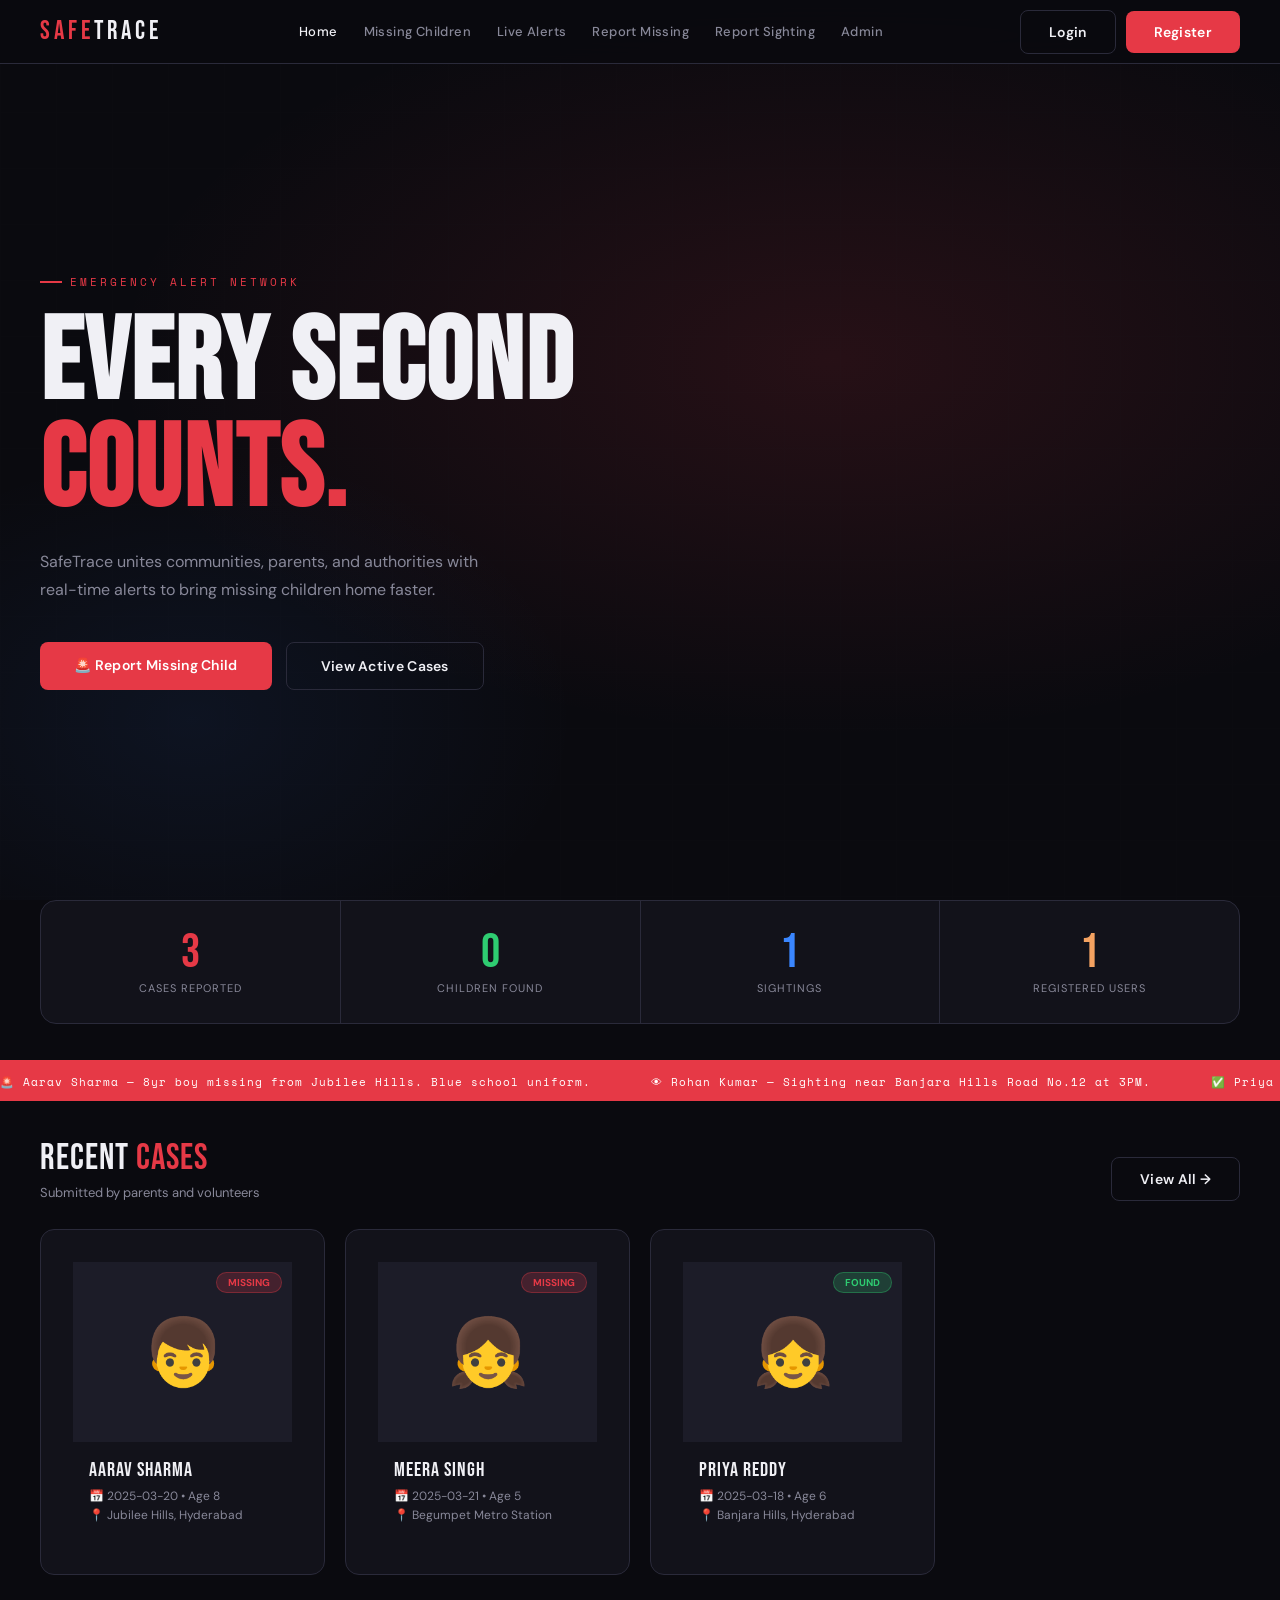
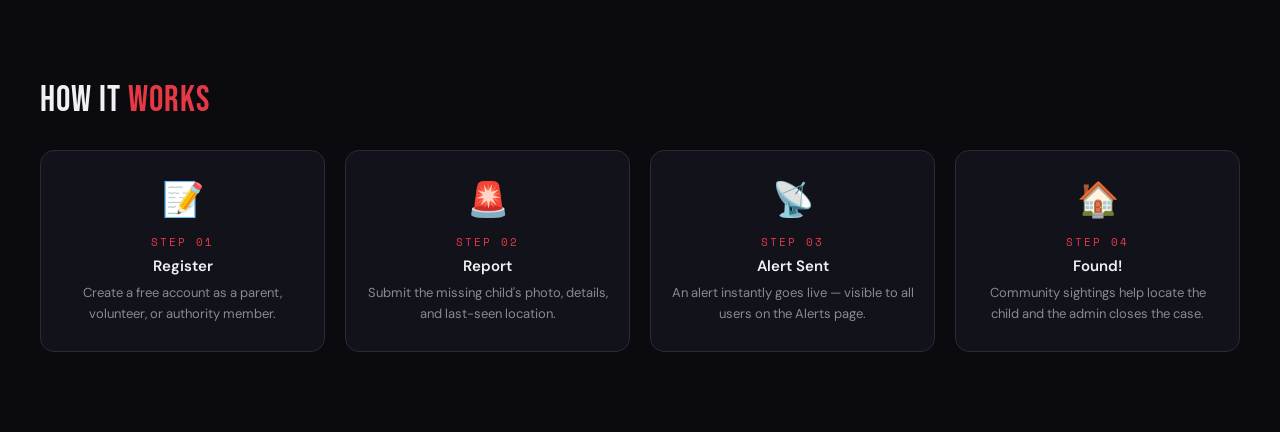
<file: index.html>
<!DOCTYPE html>
<html lang="en">
<head>
<meta charset="UTF-8"><meta name="viewport" content="width=device-width,initial-scale=1.0">
<title>SafeTrace – Home</title>
<link rel="stylesheet" href="style.css">
<style>
  .hero { min-height:100vh; display:flex; align-items:center; padding:64px 40px 0; position:relative; overflow:hidden; }
  .hero-bg { position:absolute; inset:0; pointer-events:none;
    background:radial-gradient(ellipse 80% 60% at 65% 40%,rgba(230,57,70,.13) 0%,transparent 70%),
               radial-gradient(ellipse 50% 50% at 15% 80%,rgba(58,134,255,.08) 0%,transparent 60%); }
  .hero-grid { position:absolute; inset:0; opacity:.035; pointer-events:none;
    background-image:linear-gradient(var(--border) 1px,transparent 1px),
                     linear-gradient(90deg,var(--border) 1px,transparent 1px);
    background-size:56px 56px; }
  .hero-content { position:relative; max-width:680px; }
  .hero-tag { font-family:'Space Mono'; font-size:11px; color:var(--red); letter-spacing:3px;
    text-transform:uppercase; margin-bottom:22px; display:flex; align-items:center; gap:8px; }
  .hero-tag::before { content:''; width:22px; height:2px; background:var(--red); }
  h1 { font-family:'Bebas Neue'; font-size:clamp(60px,10vw,116px); line-height:.92; letter-spacing:2px; margin-bottom:22px; }
  h1 em { color:var(--red); font-style:normal; }
  .hero-sub { font-size:16px; color:var(--muted); line-height:1.75; max-width:460px; margin-bottom:38px; }
  .hero-btns { display:flex; gap:14px; flex-wrap:wrap; }
  .hero-btns .btn { padding:14px 34px; font-size:14px; }

  .stats-row { display:flex; margin:0 40px; border:1px solid var(--border); border-radius:16px;
    overflow:hidden; background:var(--surface); }
  .stat { flex:1; padding:28px 20px; border-right:1px solid var(--border); text-align:center; }
  .stat:last-child { border-right:none; }
  .stat-num { font-family:'Bebas Neue'; font-size:48px; line-height:1; }
  .stat-lbl { font-size:11px; color:var(--muted); letter-spacing:1px; text-transform:uppercase; margin-top:4px; }

  .ticker-bar { background:var(--red); padding:10px 0; overflow:hidden; white-space:nowrap; margin:36px 0; }
  .ticker-inner { display:inline-flex; gap:60px; animation:tick 30s linear infinite; }
  .ticker-inner span { font-family:'Space Mono'; font-size:11px; color:#fff; letter-spacing:1px; }
  @keyframes tick { from{transform:translateX(0)} to{transform:translateX(-50%)} }

  .section { padding:0 40px 80px; }
  .sec-hdr { display:flex; align-items:flex-end; justify-content:space-between; margin-bottom:28px; }
  .sec-title { font-family:'Bebas Neue'; font-size:36px; letter-spacing:1px; }
  .sec-title span { color:var(--red); }
  .grid { display:grid; grid-template-columns:repeat(auto-fill,minmax(270px,1fr)); gap:20px; }
  .card { background:var(--surface); border:1px solid var(--border); border-radius:14px;
    overflow:hidden; transition:transform .25s,box-shadow .25s,border-color .25s;
    cursor:pointer; text-decoration:none; color:inherit; display:block; }
  .card:hover { transform:translateY(-6px); box-shadow:0 20px 50px rgba(0,0,0,.5); border-color:var(--red); }
  .ci { width:100%; height:180px; display:flex; align-items:center; justify-content:center;
    font-size:66px; background:var(--surface2); position:relative; }
  .cs { position:absolute; top:10px; right:10px; padding:3px 11px; border-radius:20px; font-size:10px; font-weight:700; }
  .cs-m { background:rgba(230,57,70,.2); color:var(--red); border:1px solid rgba(230,57,70,.35); }
  .cs-f { background:rgba(46,204,113,.2); color:var(--green); border:1px solid rgba(46,204,113,.35); }
  .cb { padding:16px; }
  .cn { font-family:'Bebas Neue'; font-size:20px; letter-spacing:1px; margin-bottom:6px; }
  .cm { font-size:12px; color:var(--muted); margin-bottom:3px; }

  .how-grid { display:grid; grid-template-columns:repeat(4,1fr); gap:20px; margin-top:24px; }
  .step { background:var(--surface); border:1px solid var(--border); border-radius:14px;
    padding:26px 20px; text-align:center; transition:border-color .2s; }
  .step:hover { border-color:var(--red); }
  .step-ic  { font-size:34px; margin-bottom:12px; }
  .step-num { font-family:'Space Mono'; font-size:11px; color:var(--red); letter-spacing:2px; margin-bottom:6px; }
  .step-t   { font-weight:600; font-size:15px; margin-bottom:7px; }
  .step-d   { font-size:13px; color:var(--muted); line-height:1.6; }

  @media(max-width:768px) {
    .stats-row { flex-direction:column; margin:0 18px; }
    .stat { border-right:none; border-bottom:1px solid var(--border); }
    .stat:last-child { border-bottom:none; }
    .section { padding:0 18px 60px; }
    .how-grid { grid-template-columns:1fr 1fr; }
    .hero { padding:64px 18px 0; }
  }
</style>
</head>
<body>
<nav>
  <a class="nav-logo" href="index.html">Safe<span>Trace</span></a>
  <div class="nav-links">
    <a href="index.html" class="active">Home</a>
    <a href="missing.html">Missing Children</a>
    <a href="alerts.html">Live Alerts</a>
    <a href="report.html">Report Missing</a>
    <a href="sighting.html">Report Sighting</a>
    <a href="admin.html">Admin</a>
  </div>
  <div class="nav-actions" id="navGuest" style="display:flex;gap:10px">
    <a href="login.html" class="btn btn-outline">Login</a>
    <a href="register.html" class="btn btn-primary">Register</a>
  </div>
  <div class="nav-actions" id="navUser" style="display:none;gap:10px;align-items:center">
    <span id="navGreet" style="font-size:13px;color:var(--muted)"></span>
    <button class="btn btn-outline" onclick="doLogout()" style="padding:7px 16px;font-size:12px">Logout</button>
  </div>
</nav>

<div class="hero">
  <div class="hero-bg"></div>
  <div class="hero-grid"></div>
  <div class="hero-content">
    <div class="hero-tag">Emergency Alert Network</div>
    <h1>Every Second<br><em>Counts.</em></h1>
    <p class="hero-sub">SafeTrace unites communities, parents, and authorities with real-time alerts to bring missing children home faster.</p>
    <div class="hero-btns">
      <a href="report.html" class="btn btn-primary">🚨 Report Missing Child</a>
      <a href="missing.html" class="btn btn-outline">View Active Cases</a>
    </div>
  </div>
</div>

<div class="stats-row">
  <div class="stat"><div class="stat-num" style="color:var(--red)"   id="s1">0</div><div class="stat-lbl">Cases Reported</div></div>
  <div class="stat"><div class="stat-num" style="color:var(--green)" id="s2">0</div><div class="stat-lbl">Children Found</div></div>
  <div class="stat"><div class="stat-num" style="color:var(--blue)"  id="s3">0</div><div class="stat-lbl">Sightings</div></div>
  <div class="stat"><div class="stat-num" style="color:var(--orange)"id="s4">0</div><div class="stat-lbl">Registered Users</div></div>
</div>

<div class="ticker-bar">
  <div class="ticker-inner" id="ticker">
    <span>Loading alerts…</span><span>Loading alerts…</span>
  </div>
</div>

<div class="section">
  <div class="sec-hdr">
    <div><div class="sec-title">Recent <span>Cases</span></div>
    <div style="font-size:13px;color:var(--muted);margin-top:4px">Submitted by parents and volunteers</div></div>
    <a href="missing.html" class="btn btn-outline">View All →</a>
  </div>
  <div class="grid" id="recentGrid"></div>
</div>

<div class="section" style="padding-top:0">
  <div class="sec-hdr"><div><div class="sec-title">How It <span>Works</span></div></div></div>
  <div class="how-grid">
    <div class="step"><div class="step-ic">📝</div><div class="step-num">STEP 01</div><div class="step-t">Register</div><div class="step-d">Create a free account as a parent, volunteer, or authority member.</div></div>
    <div class="step"><div class="step-ic">🚨</div><div class="step-num">STEP 02</div><div class="step-t">Report</div><div class="step-d">Submit the missing child's photo, details, and last-seen location.</div></div>
    <div class="step"><div class="step-ic">📡</div><div class="step-num">STEP 03</div><div class="step-t">Alert Sent</div><div class="step-d">An alert instantly goes live — visible to all users on the Alerts page.</div></div>
    <div class="step"><div class="step-ic">🏠</div><div class="step-num">STEP 04</div><div class="step-t">Found!</div><div class="step-d">Community sightings help locate the child and the admin closes the case.</div></div>
  </div>
</div>

<div id="toast"><span id="toastIcon">✅</span>&nbsp;<span id="toastMsg"></span></div>
<script src="data.js"></script>
<script>
  initNav();

  window.onload = function() {
    var cases    = getCases();
    var sightings= getSightings();
    var users    = getUsers();

    animCount('s1', cases.length,    1400);
    animCount('s2', cases.filter(function(c){ return c.status==='found'; }).length, 1400);
    animCount('s3', sightings.length, 1400);
    animCount('s4', users.length,     1400);

    renderRecent(cases);
    buildTicker();
  };

  function animCount(id, target, dur) {
    var el = document.getElementById(id); if (!el) return;
    var s = 0; var step = target / (dur / 16);
    var t = setInterval(function(){ s = Math.min(s+step, target); el.textContent = Math.floor(s); if (s>=target) clearInterval(t); }, 16);
  }

  function renderRecent(cases) {
    var grid = document.getElementById('recentGrid');
    var slice = cases.slice(0, 3);
    if (!slice.length) { grid.innerHTML = '<p style="color:var(--muted);font-size:13px">No cases yet.</p>'; return; }
    grid.innerHTML = slice.map(function(c){
      return '<a class="card" href="missing.html">' +
        '<div class="ci">' + (c.emoji||'👦') +
          '<div class="cs ' + (c.status==='missing'?'cs-m':'cs-f') + '">' + c.status.toUpperCase() + '</div>' +
        '</div>' +
        '<div class="cb">' +
          '<div class="cn">' + c.fname + ' ' + c.lname + '</div>' +
          '<div class="cm">📅 ' + c.date + ' • Age ' + c.age + '</div>' +
          '<div class="cm">📍 ' + c.location + '</div>' +
        '</div>' +
      '</a>';
    }).join('');
  }

  function buildTicker() {
    var alerts = getAlerts();
    var icons  = { missing:'🚨', found:'✅', sighting:'👁', general:'📢' };
    var items  = alerts.slice(0, 6).map(function(a){
      return '<span>' + (icons[a.type]||'📢') + ' ' + a.name + ' — ' + a.desc + '</span>';
    }).join('');
    // Duplicate for seamless loop
    document.getElementById('ticker').innerHTML = items + items;
  }
</script>
</body>
</html>
</file>
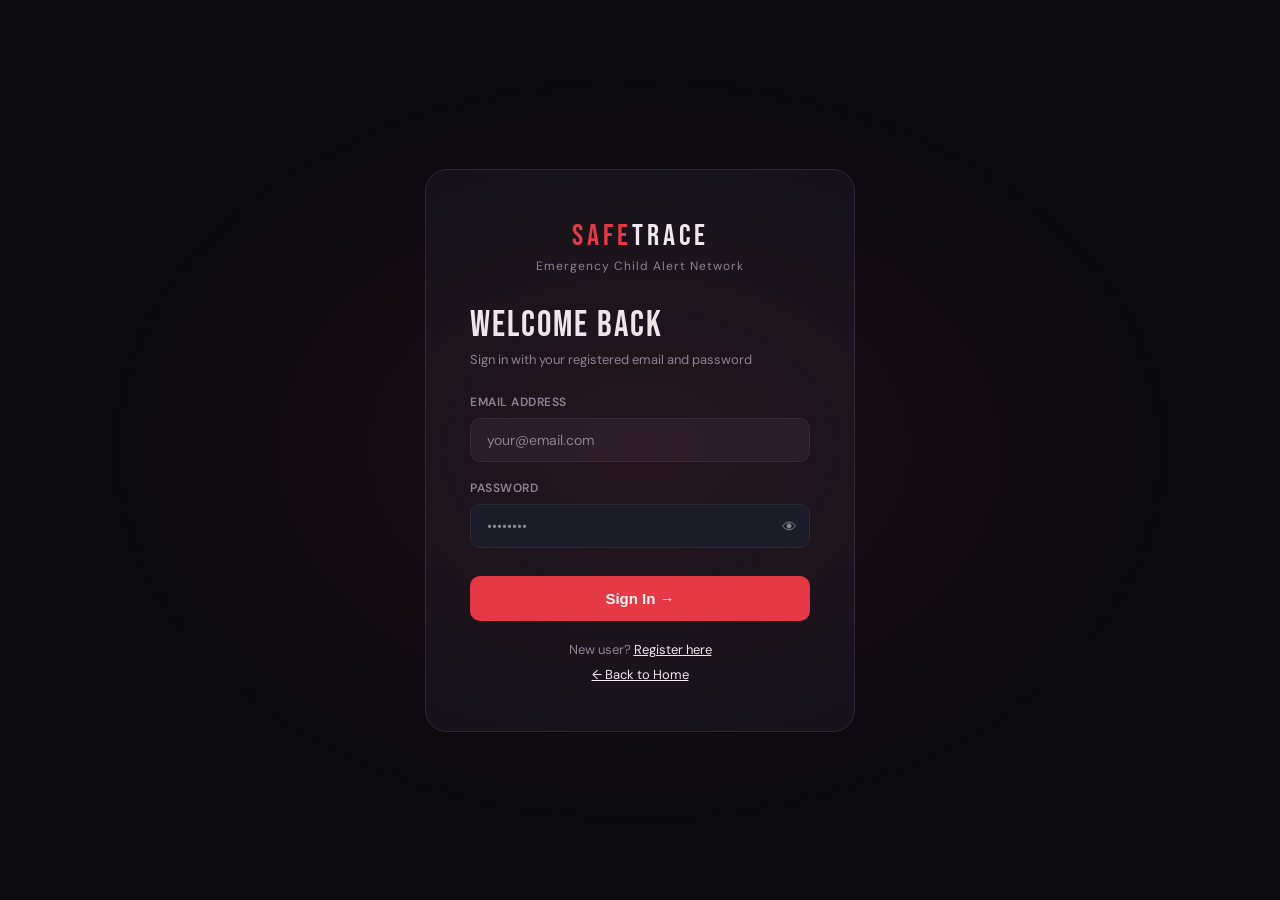
<file: admin.html>
<!DOCTYPE html>
<html lang="en">
<head>
<meta charset="UTF-8"><meta name="viewport" content="width=device-width,initial-scale=1.0">
<title>SafeTrace – Admin Panel</title>
<link rel="stylesheet" href="style.css">
<style>
  body { overflow-x:hidden; }
  .layout { display:grid; grid-template-columns:240px 1fr; min-height:calc(100vh - 64px); padding-top:64px; }
  .sidebar { background:var(--surface); border-right:1px solid var(--border);
    padding:24px 0; position:sticky; top:64px; height:calc(100vh - 64px); overflow-y:auto; }
  .sb-logo { font-family:'Bebas Neue'; font-size:16px; color:var(--red); letter-spacing:2px;
    padding:0 22px 18px; border-bottom:1px solid var(--border); margin-bottom:10px; }
  .sb-who { padding:12px 22px; background:rgba(230,57,70,.07); margin-bottom:8px; }
  .sb-who p { font-size:11px; color:var(--muted); text-transform:uppercase; letter-spacing:.6px; }
  .sb-who strong { font-size:13px; color:var(--text); display:block; margin-top:2px; }
  .mi { padding:13px 22px; font-size:13px; font-weight:500; color:var(--muted); cursor:pointer;
    display:flex; align-items:center; gap:10px; transition:all .2s; border-left:3px solid transparent; }
  .mi:hover,.mi.active { color:var(--text); background:rgba(230,57,70,.07); border-left-color:var(--red); }
  .badge { margin-left:auto; background:var(--red); color:#fff; font-size:10px; font-weight:700;
    padding:1px 7px; border-radius:20px; }
  .main { padding:36px; }
  .main-title { font-family:'Bebas Neue'; font-size:40px; letter-spacing:2px; margin-bottom:4px; }
  .main-sub   { font-size:13px; color:var(--muted); margin-bottom:26px; }
  .kpi-row { display:grid; grid-template-columns:repeat(4,1fr); gap:16px; margin-bottom:28px; }
  .kpi { background:var(--surface); border:1px solid var(--border); border-radius:13px; padding:20px; }
  .kpi-lbl { font-size:11px; color:var(--muted); letter-spacing:.5px; text-transform:uppercase; margin-bottom:6px; }
  .kpi-val { font-family:'Bebas Neue'; font-size:40px; line-height:1; }
  .sec { display:none; } .sec.active { display:block; }
  .sec-title { font-family:'Bebas Neue'; font-size:20px; letter-spacing:1px; color:var(--orange); margin-bottom:14px; }
  .tw { background:var(--surface); border:1px solid var(--border); border-radius:13px; overflow:hidden; margin-bottom:24px; }
  table { width:100%; border-collapse:collapse; }
  th { padding:11px 15px; text-align:left; font-size:11px; font-weight:600; color:var(--muted);
    letter-spacing:.8px; text-transform:uppercase; border-bottom:1px solid var(--border); }
  td { padding:14px 15px; border-bottom:1px solid rgba(42,42,58,.5); font-size:13px; }
  tr:last-child td { border-bottom:none; }
  tr:hover td { background:rgba(230,57,70,.04); }
  .ab { padding:5px 11px; border-radius:6px; font-size:11px; font-weight:700; cursor:pointer;
    border:none; margin-right:4px; transition:all .2s; }
  .ab-v { background:rgba(58,134,255,.2); color:var(--blue); }  .ab-v:hover { background:var(--blue); color:#fff; }
  .ab-f { background:rgba(46,204,113,.2); color:var(--green); }.ab-f:hover { background:var(--green); color:#fff; }
  .ab-d { background:rgba(230,57,70,.2);  color:var(--red); }  .ab-d:hover { background:var(--red); color:#fff; }
  .empty { padding:30px; text-align:center; color:var(--muted); font-size:13px; }

  /* Access info box */
  .access-box { background:rgba(230,57,70,.07); border:1px solid rgba(230,57,70,.2);
    border-radius:12px; padding:18px 22px; margin-bottom:28px; font-size:13px; line-height:1.7; }
  .access-box strong { color:var(--red); }

  @media(max-width:768px) {
    .layout { grid-template-columns:1fr; }
    .sidebar { display:none; }
    .kpi-row { grid-template-columns:1fr 1fr; }
    .main { padding:20px; }
  }
</style>
</head>
<body>
<nav>
  <a class="nav-logo" href="index.html">Safe<span>Trace</span></a>
  <div class="nav-links">
    <a href="index.html">Home</a><a href="missing.html">Missing Children</a>
    <a href="alerts.html">Live Alerts</a><a href="admin.html" class="active">Admin</a>
  </div>
  <div class="nav-actions" style="display:flex;gap:10px;align-items:center">
    <span id="navGreet" style="font-size:13px;color:var(--muted)"></span>
    <button class="btn btn-outline" onclick="doLogout()" style="padding:7px 16px;font-size:12px">Logout</button>
  </div>
</nav>

<div class="layout">
  <div class="sidebar">
    <div class="sb-logo">🛡 Admin Panel</div>
    <div class="sb-who">
      <p>Logged in as</p>
      <strong id="sbName">Admin</strong>
    </div>
    <div class="mi active" onclick="show('dashboard',this)">📊 Dashboard</div>
    <div class="mi" onclick="show('reports',this)">📋 Reports <span class="badge" id="uvBadge">0</span></div>
    <div class="mi" onclick="show('users',this)">👥 All Users</div>
    <div class="mi" onclick="show('sightings',this)">👁 Sightings</div>
    <div class="mi" onclick="show('sendalert',this)">📡 Send Alert</div>
    <div style="padding:22px 22px 0;border-top:1px solid var(--border);margin-top:16px">
      <a href="index.html" style="font-size:12px;color:var(--muted);text-decoration:none">← Back to Site</a>
    </div>
  </div>

  <div class="main">

    <!-- ── DASHBOARD ── -->
    <div class="sec active" id="sec-dashboard">
      <div class="main-title">Dashboard</div>
      <div class="main-sub">Live overview of all data stored in the system</div>

      <!-- Who can access admin — explanation -->
      <div class="access-box">
        🛡 <strong>Admin Access:</strong> Only users with <strong>role = "admin"</strong> can open this page.
        Currently <strong>admin@safetrace.com</strong> is the only admin account.
        Parents, Volunteers, and Authority users are <strong>redirected away</strong> if they try to visit this URL.
        To make someone an admin, an existing admin must change their role in the Users table below.
      </div>

      <div class="kpi-row">
        <div class="kpi"><div class="kpi-lbl">🚨 Missing</div><div class="kpi-val" style="color:var(--red)"   id="kM">0</div></div>
        <div class="kpi"><div class="kpi-lbl">✅ Found</div><div class="kpi-val" style="color:var(--green)" id="kF">0</div></div>
        <div class="kpi"><div class="kpi-lbl">👁 Sightings</div><div class="kpi-val" style="color:var(--blue)"  id="kS">0</div></div>
        <div class="kpi"><div class="kpi-lbl">👤 Users</div><div class="kpi-val" style="color:var(--orange)" id="kU">0</div></div>
      </div>
      <div class="sec-title">Recent Reports (latest 5)</div>
      <div class="tw" id="dashTable"></div>
    </div>

    <!-- ── REPORTS ── -->
    <div class="sec" id="sec-reports">
      <div class="main-title">All Reports</div>
      <div class="main-sub">Verify reports submitted by parents/volunteers. Mark children as found. Delete invalid entries.</div>
      <div class="tw" id="reportsTable"></div>
    </div>

    <!-- ── USERS ── -->
    <div class="sec" id="sec-users">
      <div class="main-title">All Users</div>
      <div class="main-sub">Everyone who has registered — parents, volunteers, authorities, and admins.</div>
      <div class="tw" id="usersTable"></div>
    </div>

    <!-- ── SIGHTINGS ── -->
    <div class="sec" id="sec-sightings">
      <div class="main-title">Sighting Reports</div>
      <div class="main-sub">All community-submitted sightings — stored in localStorage, visible here instantly.</div>
      <div class="tw" id="sightingsTable"></div>
    </div>

    <!-- ── SEND ALERT ── -->
    <div class="sec" id="sec-sendalert">
      <div class="main-title">Broadcast Alert</div>
      <div class="main-sub">Send a custom emergency alert. It will appear at the top of the Live Alerts page immediately.</div>
      <div class="card" style="max-width:480px">
        <div class="form-group">
          <label class="form-label">Alert Type</label>
          <select class="form-input" id="aType">
            <option value="missing">New Missing Child</option>
            <option value="found">Child Found</option>
            <option value="sighting">Sighting Confirmed</option>
            <option value="general">General Safety</option>
          </select>
        </div>
        <div class="form-group">
          <label class="form-label">Alert Title (Child Name / Subject)</label>
          <input class="form-input" id="aTitle" placeholder="e.g. Aarav Sharma">
        </div>
        <div class="form-group">
          <label class="form-label">Message *</label>
          <textarea class="form-input" id="aMsg" rows="4" placeholder="Write the alert message…"></textarea>
        </div>
        <div class="form-group">
          <label class="form-label">Target Area</label>
          <input class="form-input" id="aArea" placeholder="e.g. Hyderabad, Begumpet…">
        </div>
        <button class="btn-full" onclick="sendAlert()">📡 Broadcast to All Users</button>
      </div>
    </div>

  </div>
</div>

<div id="toast"><span id="toastIcon">✅</span>&nbsp;<span id="toastMsg"></span></div>
<script src="data.js"></script>
<script>
  // ── Admin guard — runs before anything else ──────────────────
 (function () {
var u = getSession();

if (!u) {
window.location.href = "login.html";
return;
}

if (u.role !== "admin") {
alert("Access Denied - Admin Only");
window.location.href = "index.html";
return;
}

document.getElementById("navGreet").textContent = "🛡 " + u.name;
document.getElementById("sbName").textContent = u.name + " (admin)";
})();

  function show(id, btn) {
    document.querySelectorAll('.sec').forEach(function(s){ s.classList.remove('active'); });
    document.querySelectorAll('.mi').forEach(function(b){ b.classList.remove('active'); });
    document.getElementById('sec-'+id).classList.add('active');
    btn.classList.add('active');
    if (id === 'dashboard') loadDashboard();
    if (id === 'reports')   loadReports();
    if (id === 'users')     loadUsers();
    if (id === 'sightings') loadSightings();
  }

  function loadDashboard() {
    var cases    = getCases();
    var sightings= getSightings();
    var users    = getUsers();
    document.getElementById('kM').textContent = cases.filter(function(c){ return c.status==='missing'; }).length;
    document.getElementById('kF').textContent = cases.filter(function(c){ return c.status==='found'; }).length;
    document.getElementById('kS').textContent = sightings.length;
    document.getElementById('kU').textContent = users.length;
    var unv = cases.filter(function(c){ return !c.verified; }).length;
    document.getElementById('uvBadge').textContent = unv;
    document.getElementById('dashTable').innerHTML = buildReportsTable(cases.slice(0,5));
  }

  function loadReports() {
    document.getElementById('reportsTable').innerHTML = buildReportsTable(getCases());
  }

  function buildReportsTable(list) {
    if (!list.length) return '<div class="empty">No reports yet.</div>';
    return '<table><thead><tr><th>ID</th><th>Child</th><th>Age</th><th>Location</th><th>Date</th><th>Status</th><th>Verified</th><th>Actions</th></tr></thead><tbody>' +
      list.map(function(c){
        return '<tr>' +
          '<td style="font-family:\'Space Mono\';font-size:11px;color:var(--muted)">#' + c.id + '</td>' +
          '<td><strong>' + c.fname + ' ' + c.lname + '</strong></td>' +
          '<td>' + c.age + '</td>' +
          '<td style="color:var(--muted);font-size:12px">' + c.location + '</td>' +
          '<td style="font-family:\'Space Mono\';font-size:11px;color:var(--muted)">' + c.date + '</td>' +
          '<td><span class="pill ' + (c.status==='missing'?'pill-missing':'pill-found') + '">' + c.status.toUpperCase() + '</span></td>' +
          '<td>' + (c.verified ? '<span style="color:var(--green);font-size:12px">✅ Yes</span>' : '<span style="color:var(--orange);font-size:12px">⏳ No</span>') + '</td>' +
          '<td>' +
            (!c.verified ? '<button class="ab ab-v" onclick="doVerify(' + c.id + ')">Verify</button>' : '') +
            (c.status==='missing' ? '<button class="ab ab-f" onclick="doFound(' + c.id + ')">Mark Found</button>' : '') +
            '<button class="ab ab-d" onclick="doDelete(' + c.id + ')">Delete</button>' +
          '</td>' +
        '</tr>';
      }).join('') + '</tbody></table>';
  }

  function loadUsers() {
    var users = getUsers();
    if (!users.length) { document.getElementById('usersTable').innerHTML = '<div class="empty">No users yet.</div>'; return; }
    document.getElementById('usersTable').innerHTML = '<table><thead><tr><th>ID</th><th>Name</th><th>Email</th><th>Role</th><th>Phone</th><th>Joined</th></tr></thead><tbody>' +
      users.map(function(u){
        return '<tr>' +
          '<td style="font-family:\'Space Mono\';font-size:11px;color:var(--muted)">#' + u.id + '</td>' +
          '<td><strong>' + u.name + '</strong></td>' +
          '<td style="color:var(--muted)">' + u.email + '</td>' +
          '<td><span class="pill ' + (u.role==='admin'?'pill-missing':'pill-found') + '">' + u.role.toUpperCase() + '</span></td>' +
          '<td style="color:var(--muted)">' + u.phone + '</td>' +
          '<td style="font-family:\'Space Mono\';font-size:11px;color:var(--muted)">' + u.joined + '</td>' +
        '</tr>';
      }).join('') + '</tbody></table>';
  }

  function loadSightings() {
    var items = getSightings();
    if (!items.length) { document.getElementById('sightingsTable').innerHTML = '<div class="empty">No sightings yet.</div>'; return; }
    document.getElementById('sightingsTable').innerHTML = '<table><thead><tr><th>ID</th><th>Child</th><th>Location</th><th>Time</th><th>Reporter</th><th>Phone</th><th>Submitted</th></tr></thead><tbody>' +
      items.map(function(s){
        return '<tr>' +
          '<td style="font-family:\'Space Mono\';font-size:11px;color:var(--muted)">#' + s.id + '</td>' +
          '<td><strong>' + s.childName + '</strong></td>' +
          '<td style="color:var(--muted)">' + s.location + '</td>' +
          '<td style="font-family:\'Space Mono\';font-size:11px;color:var(--muted)">' + s.time + '</td>' +
          '<td>' + s.reporter + '</td>' +
          '<td style="color:var(--muted)">' + s.phone + '</td>' +
          '<td style="font-size:12px;color:var(--muted)">' + timeAgo(s.createdAt) + '</td>' +
        '</tr>';
      }).join('') + '</tbody></table>';
  }

  function doVerify(id) {
    var cases = getCases();
    cases.forEach(function(c){ if (c.id===id) c.verified = true; });
    saveCases(cases);
    loadDashboard(); loadReports();
    toast('Report verified ✅', 'success');
  }

  function doFound(id) {
    var cases = getCases();
    var child;
    cases.forEach(function(c){ if (c.id===id){ c.status='found'; child=c; } });
    saveCases(cases);
    if (child) {
      addAlert({ type:'found', name:child.fname+' '+child.lname,
        desc:child.fname+' has been found and returned home safely! 🎉', area:child.location, caseId:id });
    }
    loadDashboard(); loadReports();
    toast((child ? child.fname : 'Child') + ' marked as FOUND! Alert sent. 🎉', 'success');
  }

  function doDelete(id) {
    if (!confirm('Permanently delete this report?')) return;
    var cases = getCases().filter(function(c){ return c.id !== id; });
    saveCases(cases);
    loadDashboard(); loadReports();
    toast('Report deleted.', 'success');
  }

  function sendAlert() {
    var msg   = document.getElementById('aMsg').value.trim();
    var title = document.getElementById('aTitle').value.trim() || 'Alert';
    if (!msg) { toast('Please enter an alert message.', 'error'); return; }
    addAlert({
      type:  document.getElementById('aType').value,
      name:  title,
      desc:  msg,
      area:  document.getElementById('aArea').value || 'All Areas'
    });
    document.getElementById('aMsg').value   = '';
    document.getElementById('aTitle').value = '';
    document.getElementById('aArea').value  = '';
    toast('📡 Alert broadcast! It is now live on the Alerts page.', 'success');
  }
</script>
</body>
</html>
</file>
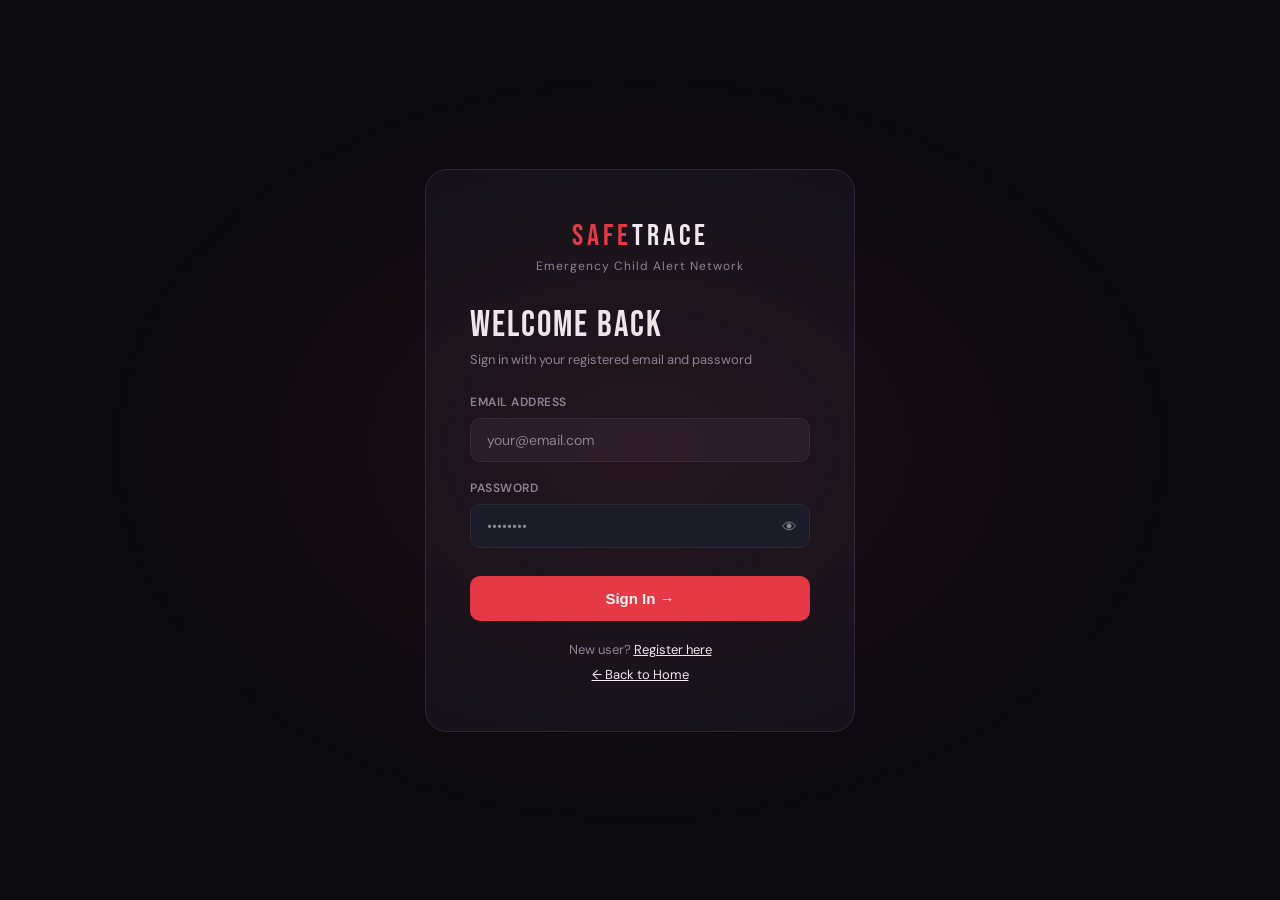
<file: login.html>
<!DOCTYPE html>
<html lang="en">
<head>
<meta charset="UTF-8"><meta name="viewport" content="width=device-width,initial-scale=1.0">
<title>SafeTrace – Login</title>
<link rel="stylesheet" href="style.css">
<style>
  body { display:flex; align-items:center; justify-content:center; min-height:100vh; }
  body::before { content:''; position:fixed; inset:0; pointer-events:none;
    background:radial-gradient(ellipse 60% 60% at 50% 50%,rgba(230,57,70,.09) 0%,transparent 70%); }
  .box { background:var(--surface); border:1px solid var(--border); border-radius:22px;
    padding:48px 44px; width:100%; max-width:430px; animation:up .4s ease; }
  @keyframes up { from{transform:translateY(22px);opacity:0} to{transform:translateY(0);opacity:1} }
  .logo { font-family:'Bebas Neue'; font-size:30px; color:var(--red); letter-spacing:4px; text-align:center; margin-bottom:4px; }
  .logo span { color:var(--text); }
  .tag { font-size:12px; color:var(--muted); text-align:center; margin-bottom:30px; letter-spacing:1px; }
  .title { font-family:'Bebas Neue'; font-size:36px; letter-spacing:2px; margin-bottom:4px; }
  .sub   { font-size:13px; color:var(--muted); margin-bottom:26px; }
  .demo-box { background:var(--surface2); border:1px solid var(--border); border-radius:10px; padding:14px 16px; margin-bottom:22px; }
  .demo-box p { font-size:11px; color:var(--muted); margin-bottom:8px; font-weight:600; text-transform:uppercase; letter-spacing:.6px; }
  .demo-row { display:flex; justify-content:space-between; align-items:center; margin-bottom:6px; }
  .demo-row span { font-family:'Space Mono'; font-size:11px; color:var(--muted); }
  .fill-btn { background:rgba(230,57,70,.15); border:none; color:var(--red); font-size:11px;
    cursor:pointer; font-weight:700; padding:4px 10px; border-radius:6px; transition:all .2s; }
  .fill-btn:hover { background:var(--red); color:#fff; }
  .eye-wrap { position:relative; }
  .eye-btn  { position:absolute; right:13px; top:50%; transform:translateY(-50%);
    background:none; border:none; color:var(--muted); cursor:pointer; font-size:15px; }
  .footer { text-align:center; margin-top:16px; font-size:13px; color:var(--muted); }
  .footer a { color:var(--text); text-decoration:underline; }
</style>
</head>
<body>
<div class="box">
  <div class="logo">Safe<span>Trace</span></div>
  <div class="tag">Emergency Child Alert Network</div>
  <div class="title">Welcome Back</div>
  <div class="sub">Sign in with your registered email and password</div>

  <div class="form-group">
    <label class="form-label">Email Address</label>
    <input class="form-input" id="email" type="email" placeholder="your@email.com"
      onkeydown="if(event.key==='Enter')doLogin()">
  </div>
  <div class="form-group">
    <label class="form-label">Password</label>
    <div class="eye-wrap">
      <input class="form-input" id="pass" type="password" placeholder="••••••••"
        style="padding-right:42px" onkeydown="if(event.key==='Enter')doLogin()">
      <button class="eye-btn" onclick="toggleEye()">👁</button>
    </div>
  </div>

  <div class="form-error" id="err"></div>
  <button class="btn-full" onclick="doLogin()" style="margin-top:10px">Sign In →</button>
  <div class="footer" style="margin-top:20px">New user? <a href="register.html">Register here</a></div>
  <div class="footer" style="margin-top:8px"><a href="index.html">← Back to Home</a></div>
</div>

<div id="toast"><span id="toastIcon">✅</span>&nbsp;<span id="toastMsg"></span></div>
<script src="data.js"></script>
<script>
  // Already logged in? go home
  if (getSession()) window.location.replace('index.html');

  function fill(e, p) {
    document.getElementById('email').value = e;
    document.getElementById('pass').value  = p;
    document.getElementById('err').style.display = 'none';
  }
  function toggleEye() {
    var i = document.getElementById('pass');
    i.type = i.type === 'password' ? 'text' : 'password';
  }
  function login() {
  const email = document.getElementById("email").value;
  const password = document.getElementById("password").value;

  const user = users.find(u => u.email === email && u.password === password);

  if (!user) {
    alert("Invalid credentials");
    return;
  }

  if (user.role === "admin") {
    window.location.href = "admin.html";
  } else {
    window.location.href = "index.html";
  }
}
  function doLogin() {
    var email = document.getElementById('email').value.trim();
    var pass  = document.getElementById('pass').value;
    var errEl = document.getElementById('err');
    errEl.style.display = 'none';

    if (!email || !pass) {
      errEl.textContent = 'Please enter both email and password.';
      errEl.style.display = 'block'; return;
    }

    // loginUser() checks ALL users stored in localStorage
    var user = loginUser(email, pass);

    if (!user) {
      errEl.textContent = 'Incorrect email or password. If you just registered, make sure you used the same browser.';
      errEl.style.display = 'block'; return;
    }

    setSession(user);
    toast('Welcome back, ' + user.name.split(' ')[0] + '! Redirecting…', 'success');

    var redirect = sessionStorage.getItem('st_redirect') || 'index.html';
    sessionStorage.removeItem('st_redirect');
    setTimeout(function(){ window.location.href = redirect; }, 900);
  }
</script>
</body>
</html>
</file>
<file: style.css>
/* ═══════════════════════════════════════════
   SafeTrace – Shared Stylesheet (all pages)
═══════════════════════════════════════════ */
@import url('https://fonts.googleapis.com/css2?family=Bebas+Neue&family=DM+Sans:wght@300;400;500;600&family=Space+Mono:wght@400;700&display=swap');

:root {
  --red:     #E63946;
  --orange:  #F4A261;
  --bg:      #0A0A0F;
  --surface: #12121A;
  --surface2:#1C1C28;
  --border:  #2A2A3A;
  --text:    #F0F0F5;
  --muted:   #888899;
  --green:   #2ECC71;
  --blue:    #3A86FF;
}
*{margin:0;padding:0;box-sizing:border-box;}
body{font-family:'DM Sans',sans-serif;background:var(--bg);color:var(--text);min-height:100vh;overflow-x:hidden;}

/* NAV */
nav{position:fixed;top:0;width:100%;z-index:100;background:rgba(10,10,15,.92);backdrop-filter:blur(20px);border-bottom:1px solid var(--border);padding:0 40px;display:flex;align-items:center;justify-content:space-between;height:64px;}
.nav-logo{font-family:'Bebas Neue';font-size:26px;color:var(--red);letter-spacing:4px;text-decoration:none;}
.nav-logo span{color:var(--text);}
.nav-links{display:flex;gap:26px;}
.nav-links a{font-size:13px;font-weight:500;color:var(--muted);text-decoration:none;letter-spacing:.4px;transition:color .2s;}
.nav-links a:hover,.nav-links a.active{color:var(--text);}
.nav-actions{display:flex;gap:10px;align-items:center;}
.nav-badge{background:var(--red);color:#fff;font-size:11px;font-weight:700;padding:3px 10px;border-radius:20px;animation:pulse 2s infinite;}
@keyframes pulse{0%,100%{opacity:1}50%{opacity:.6}}

/* BUTTONS */
.btn{padding:12px 28px;border-radius:8px;font-size:14px;font-weight:600;cursor:pointer;border:none;transition:all .25s;letter-spacing:.3px;text-decoration:none;display:inline-block;text-align:center;}
.btn-primary{background:var(--red);color:#fff;}
.btn-primary:hover{background:#c0313d;transform:translateY(-2px);box-shadow:0 8px 30px rgba(230,57,70,.35);}
.btn-outline{background:transparent;border:1.5px solid var(--border);color:var(--text);}
.btn-outline:hover{border-color:var(--text);}
.btn-green{background:var(--green);color:#fff;}
.btn-green:hover{background:#27ae60;}
.btn-full{width:100%;padding:14px;border-radius:10px;font-size:15px;font-weight:600;cursor:pointer;border:none;background:var(--red);color:#fff;transition:all .25s;margin-top:4px;}
.btn-full:hover{background:#c0313d;transform:translateY(-1px);}
.btn-sm{padding:7px 14px;border-radius:6px;font-size:12px;font-weight:600;cursor:pointer;border:none;transition:all .2s;}
.btn-sm-red{background:var(--red);color:#fff;} .btn-sm-red:hover{background:#c0313d;}
.btn-sm-green{background:var(--green);color:#fff;} .btn-sm-green:hover{background:#27ae60;}
.btn-sm-outline{background:transparent;border:1px solid var(--border);color:var(--text);} .btn-sm-outline:hover{border-color:var(--text);}

/* FORM */
.form-group{margin-bottom:18px;}
.form-label{font-size:12px;font-weight:600;color:var(--muted);letter-spacing:.5px;text-transform:uppercase;margin-bottom:8px;display:block;}
.form-input{width:100%;padding:12px 16px;background:var(--surface2);border:1.5px solid var(--border);border-radius:10px;color:var(--text);font-size:14px;font-family:'DM Sans';outline:none;transition:border-color .2s;}
.form-input:focus{border-color:var(--red);}
.form-input::placeholder{color:var(--muted);}
select.form-input option{background:var(--surface2);}
textarea.form-input{resize:vertical;}
.form-grid{display:grid;grid-template-columns:1fr 1fr;gap:18px;}
.form-grid .full{grid-column:1/-1;}
.form-error{color:var(--red);font-size:12px;margin-top:8px;display:none;}
.form-success{color:var(--green);font-size:12px;margin-top:8px;display:none;}

/* CARD */
.card{background:var(--surface);border:1px solid var(--border);border-radius:16px;padding:32px;margin-bottom:24px;}
.card-title{font-family:'Bebas Neue';font-size:20px;letter-spacing:1px;color:var(--orange);margin-bottom:20px;}

/* PAGE LAYOUT */
.page-wrap{padding:100px 40px 80px;max-width:1200px;margin:0 auto;}
.page-wrap-sm{padding:100px 40px 80px;max-width:800px;margin:0 auto;}
.page-title{font-family:'Bebas Neue';font-size:50px;letter-spacing:2px;margin-bottom:8px;}
.page-title span{color:var(--red);}
.page-sub{font-size:14px;color:var(--muted);margin-bottom:36px;}

/* PILLS */
.pill{padding:3px 10px;border-radius:20px;font-size:11px;font-weight:700;}
.pill-missing{background:rgba(230,57,70,.15);color:var(--red);}
.pill-found{background:rgba(46,204,113,.15);color:var(--green);}
.pill-pending{background:rgba(244,162,97,.15);color:var(--orange);}
.pill-blue{background:rgba(58,134,255,.15);color:var(--blue);}

/* TOAST */
#toast{position:fixed;bottom:32px;right:32px;z-index:9999;background:var(--surface2);border:1px solid var(--border);border-radius:12px;padding:16px 24px;font-size:14px;display:flex;align-items:center;gap:12px;transform:translateY(80px);opacity:0;transition:all .3s;pointer-events:none;max-width:340px;}
#toast.show{transform:translateY(0);opacity:1;}
#toast.success{border-color:var(--green);}
#toast.error{border-color:var(--red);}

/* UTIL */
.divider{width:100%;height:1px;background:var(--border);margin:24px 0;}
.text-muted{color:var(--muted);}
.mt-8{margin-top:8px;} .mt-16{margin-top:16px;} .mt-24{margin-top:24px;}

@media(max-width:768px){
  nav{padding:0 20px;}
  .nav-links{display:none;}
  .page-wrap,.page-wrap-sm{padding:88px 20px 60px;}
  .form-grid{grid-template-columns:1fr;}
  .page-title{font-size:36px;}
}
</file>
